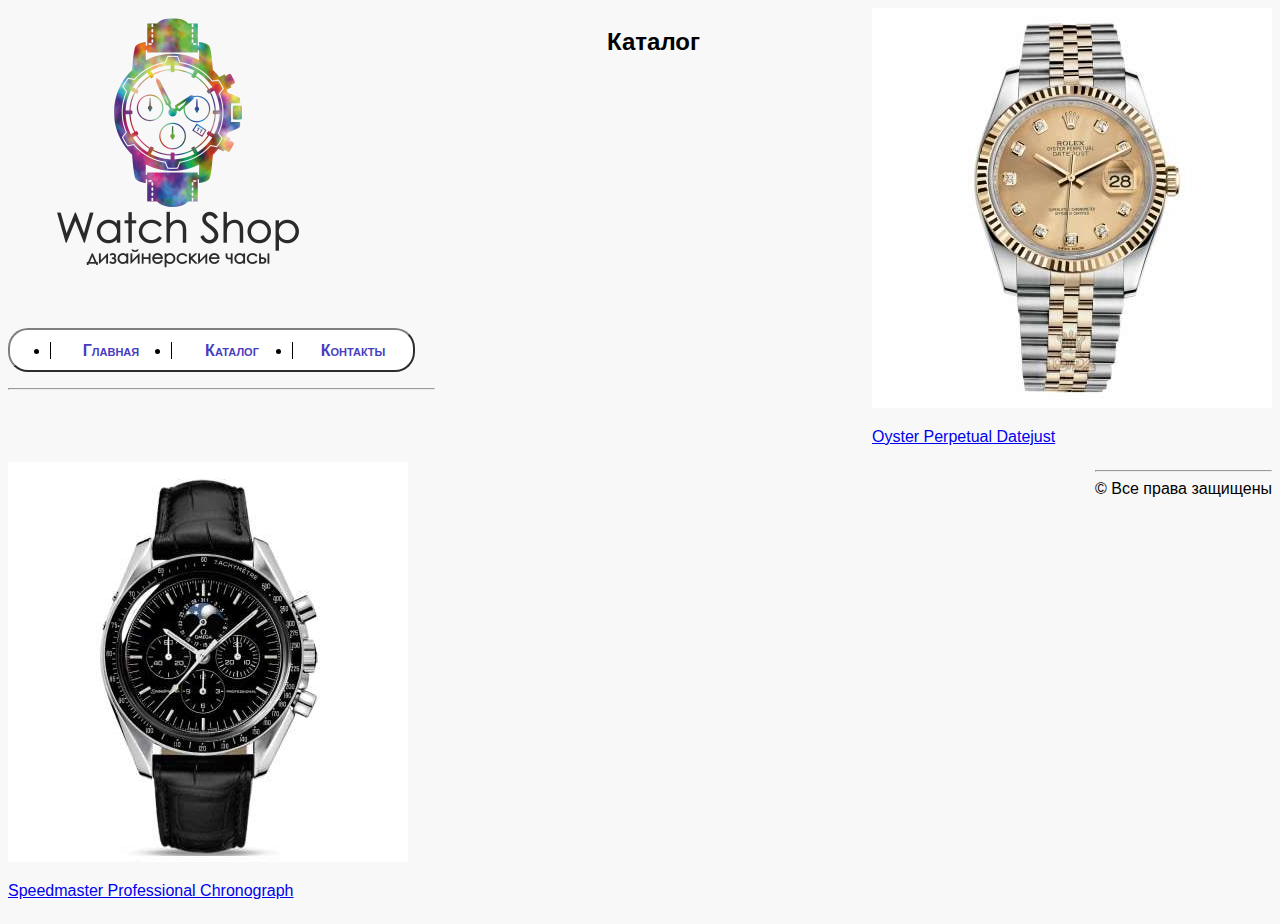
<file: catalog.html>
<!DOCTYPE html>
<html lang="en">

<head>
    <meta charset="UTF-8">
    <link rel="stylesheet" type="text/css" href="css/style.css">
    <title>Каталог</title>
</head>

<body class="catalog">
    <header>
        <a href="index.html"><img class="logo" src="catalog/img/logo_watch_shop.png" alt="Watch Shop"></a>
        <ul class="menu">
            <li class="menu__list"><a class="menu__link" href="index.html">Главная</a></li>
            <li class="menu__list"><a class="menu__link" href="catalog.html">Каталог</a></li>
            <li class="menu__list"><a class="menu__link" href="contacs.html">Контакты</a></li>
        </ul>
        <hr>
    </header>
    <h2>Каталог</h2>
    <a href="catalog/product_1.html">
        <img src="catalog/img/preview/Oyster_Perpetual_Datejust_min.jpg" alt="Часы Oyster Perpetual Datejust" title="Часы Oyster Perpetual Datejust"><br>
        <p>Oyster Perpetual Datejust</p>
    </a>
    <a href="catalog/product_2.html">
        <img src="catalog/img/preview/Speedmaster_Professional_Chronograph_min.jpg" alt="Часы Speedmaster Professional Chronograph 42 мм" title="Часы Speedmaster Professional Chronograph 42 мм">
        <p>Speedmaster Professional Chronograph</p>
    </a>
    <footer>
        <hr>
        &copy;&nbsp;Все права защищены
    </footer>

</body>

</html>
</file>
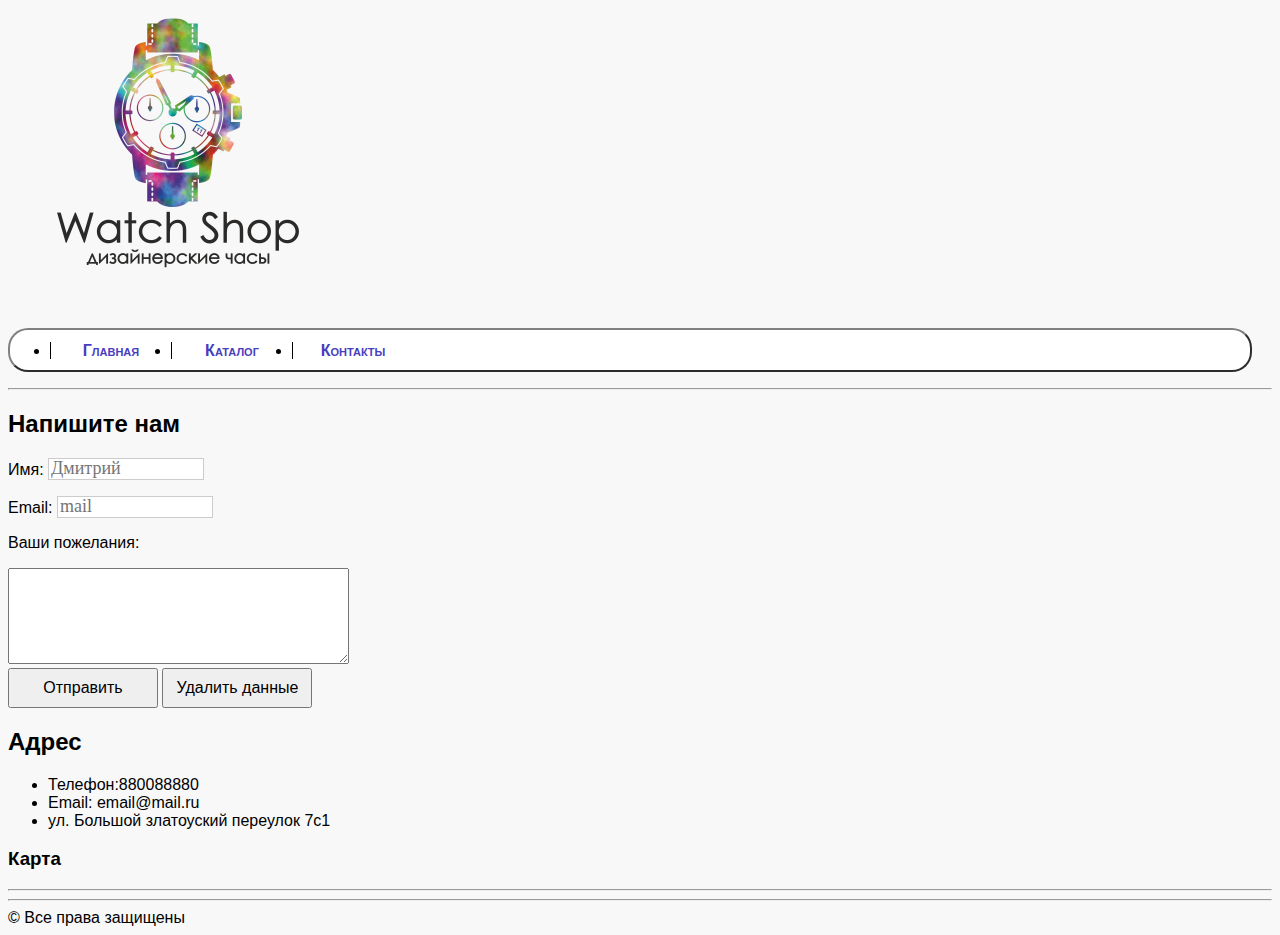
<file: contacs.html>
<!DOCTYPE html>
<html lang="en">

<head>
    <meta charset="UTF-8">
    <link rel="stylesheet" type="text/css" href="css/style.css">
    <title>Контакты</title>
</head>

<body class="contacts">
    <header>
        <a href="index.html"><img class="logo" src="catalog/img/logo_watch_shop.png" alt="Watch Shop"></a>
        <ul class="menu">
            <li class="menu__list"><a class="menu__link" href="index.html">Главная</a></li>
            <li class="menu__list"><a class="menu__link" href="catalog.html">Каталог</a></li>
            <li class="menu__list"><a class="menu__link" href="contacs.html">Контакты</a></li>
        </ul>
        <hr>
    </header>
    <h2>Напишите нам</h2>
    <form action="">
        <p>Имя: <input type="text" placeholder="Дмитрий"></p>
        <p>Email: <input type="email" placeholder="mail"></p>
        <p>Ваши пожелания:</p>
        <textarea cols="40" rows="6" type="text"></textarea> <br>
        <button type="submit">Отправить</button>
        <button type="reset">Удалить данные</button>
    </form>
    <h2>Адрес</h2>
    <ul>
        <li>Телефон:880088880</li>
        <li>Email: email@mail.ru</li>
        <li>ул. Большой златоуский переулок 7с1</li>
    </ul>
    <h3>Карта</h3>
    <script type="text/javascript" charset="utf-8" async src="https://api-maps.yandex.ru/services/constructor/1.0/js/?um=constructor%3Abdded73f4b43636f30b7475015b26f4f6617ca59e73aee1a8571cd445fbdd201&amp;width=919&amp;height=400&amp;lang=ru_RU&amp;scroll=true"></script>
    <hr>
    <footer>
        <hr>
        &copy;&nbsp;Все права защищены
    </footer>

</body>

</html>
</file>
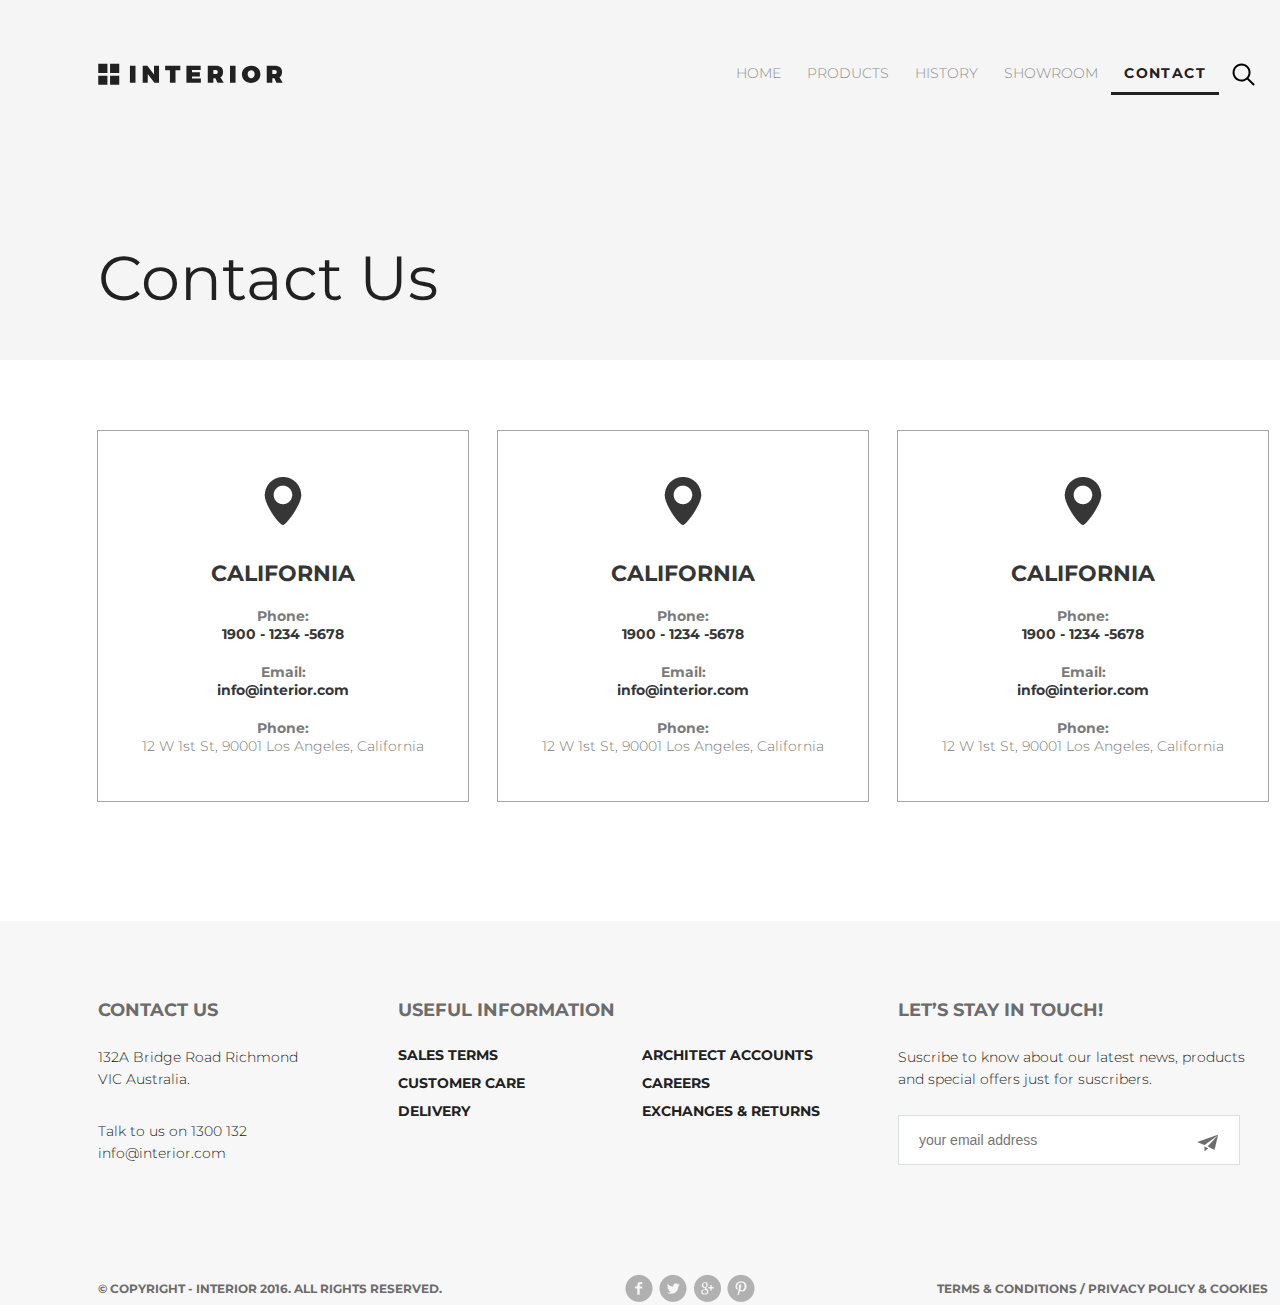
<file: contacts.html>
<!DOCTYPE html>
<html lang="en">

<head>
    <meta charset="UTF-8">
    <title>Contacts</title>
    <link href="https://fonts.googleapis.com/css?family=Montserrat:100,300,400,700" rel="stylesheet">
    <link rel="stylesheet" href="style.css">
</head>

<body>
    <div class="wrapper">
        <div class="container">
            <div class="products-header padding-side">
                <div class="header">
                    <a href="index.html" class="logo"><img src="img/logo.svg" alt="logo"></a>
                    <ul class="menu">
                        <li class="menu__list"><a href="index.html" class="menu__link">HOME</a></li>
                        <li class="menu__list"><a href="products.html" class="menu__link">PRODUCTS</a></li>
                        <li class="menu__list"><a href="#" class="menu__link">HISTORY</a></li>
                        <li class="menu__list"><a href="#" class="menu__link">SHOWROOM</a></li>
                        <li class="menu__list"><a href="contacts.html" class="menu__link menu__link_activ">CONTACT</a></li>
                        <li class="menu__list"><a href="#" class="menu__link"><img src="img/search.svg" alt="search"></a></li>

                    </ul>
                </div>
                <h2 class="contacts-header-h2">Contact Us</h2>
            </div>
            <div class="hero padding-side">
                <div class="contacts-location">
                    <img src="img/pointer.png" alt="pointer" class="pointer">
                    <p class="location-name">California</p>
                    <p class="contacts-title">Phone:</p>
                    <p class="contacts-details">1900 - 1234 -5678</p>
                    <p class="contacts-title">Email:</p>
                    <p class="contacts-details">info@interior.com</p>
                    <p class="contacts-title">Phone:</p>
                    <p class="contacts-address">12 W 1st St, 90001 Los Angeles, California</p>
                </div>
                <div class="contacts-location">
                    <img src="img/pointer.png" alt="pointer" class="pointer">
                    <p class="location-name">California</p>
                    <p class="contacts-title">Phone:</p>
                    <p class="contacts-details">1900 - 1234 -5678</p>
                    <p class="contacts-title">Email:</p>
                    <p class="contacts-details">info@interior.com</p>
                    <p class="contacts-title">Phone:</p>
                    <p class="contacts-address">12 W 1st St, 90001 Los Angeles, California</p>
                </div>
                <div class="contacts-location">
                    <img src="img/pointer.png" alt="pointer" class="pointer">
                    <p class="location-name">California</p>
                    <p class="contacts-title">Phone:</p>
                    <p class="contacts-details">1900 - 1234 -5678</p>
                    <p class="contacts-title">Email:</p>
                    <p class="contacts-details">info@interior.com</p>
                    <p class="contacts-title">Phone:</p>
                    <p class="contacts-address">12 W 1st St, 90001 Los Angeles, California</p>
                </div>
            </div>



        </div>
        <div class="footer padding-side">
            <div class="fotter-center">
                <div class="fotter-contacts">
                    <h3 class="fotter-h3">Contact Us</h3>
                    <p class="fotter-contacts-p">
                        132A Bridge Road Richmond VIC
                        Australia.
                    </p>
                    <p class="fotter-contacts-p">
                        Talk to us on 1300 132
                        info@interior.com
                    </p>

                </div>
                <div class="fotter-information">
                    <h3 class="fotter-h3">Useful Information</h3>
                    <div class="fotter-information-colum">
                        <div class="fotter-information-colum-links">
                            <a class="fotter-information-colum-link" href="#">Sales terms</a>
                            <a class="fotter-information-colum-link" href="#">Customer care</a>
                            <a class="fotter-information-colum-link" href="#">Delivery</a>
                        </div>
                        <div class="fotter-information-colum-links">
                            <a class="fotter-information-colum-link" href="#">Architect accounts</a>
                            <a class="fotter-information-colum-link" href="#">Careers</a>
                            <a class="fotter-information-colum-link" href="#">Exchanges & returns</a>
                        </div>
                    </div>

                </div>
                <div class="footer-subscribe">
                    <h3 class="fotter-h3">Let’s Stay in Touch!</h3>
                    <p class="footer-subscribe-p">Suscribe to know about our latest news, products and special offers just for suscribers.</p>
                    <div class="suscribe-input-div">
                        <input class="suscribe-input" type="text" placeholder="your email address">
                        <img src="img/sub.png" alt="" class="suscribe-input-buttom">
                    </div>
                </div>

            </div>
            <div class="footer-bottom">
                <div class="fotter-copyright">
                    © Copyright - INTERIOR 2016. All Rights Reserved.
                </div>
                <div class="fotter-button-social">
                    <a class="fotter-button-social-link-1 social-botton" href="#"></a>
                    <a class="fotter-button-social-link-2 social-botton" href="#"></a>
                    <a class="fotter-button-social-link-3 social-botton" href="#"></a>
                    <a class="fotter-button-social-link-4 social-botton" href="#"></a>
                </div>
                <div class="fotter-conditions">
                    <a class="fotter-conditions" href="#">Terms & Conditions / Privacy policy & Cookies</a>
                </div>
            </div>
        </div>
    </div>

</body>

</html>
</file>
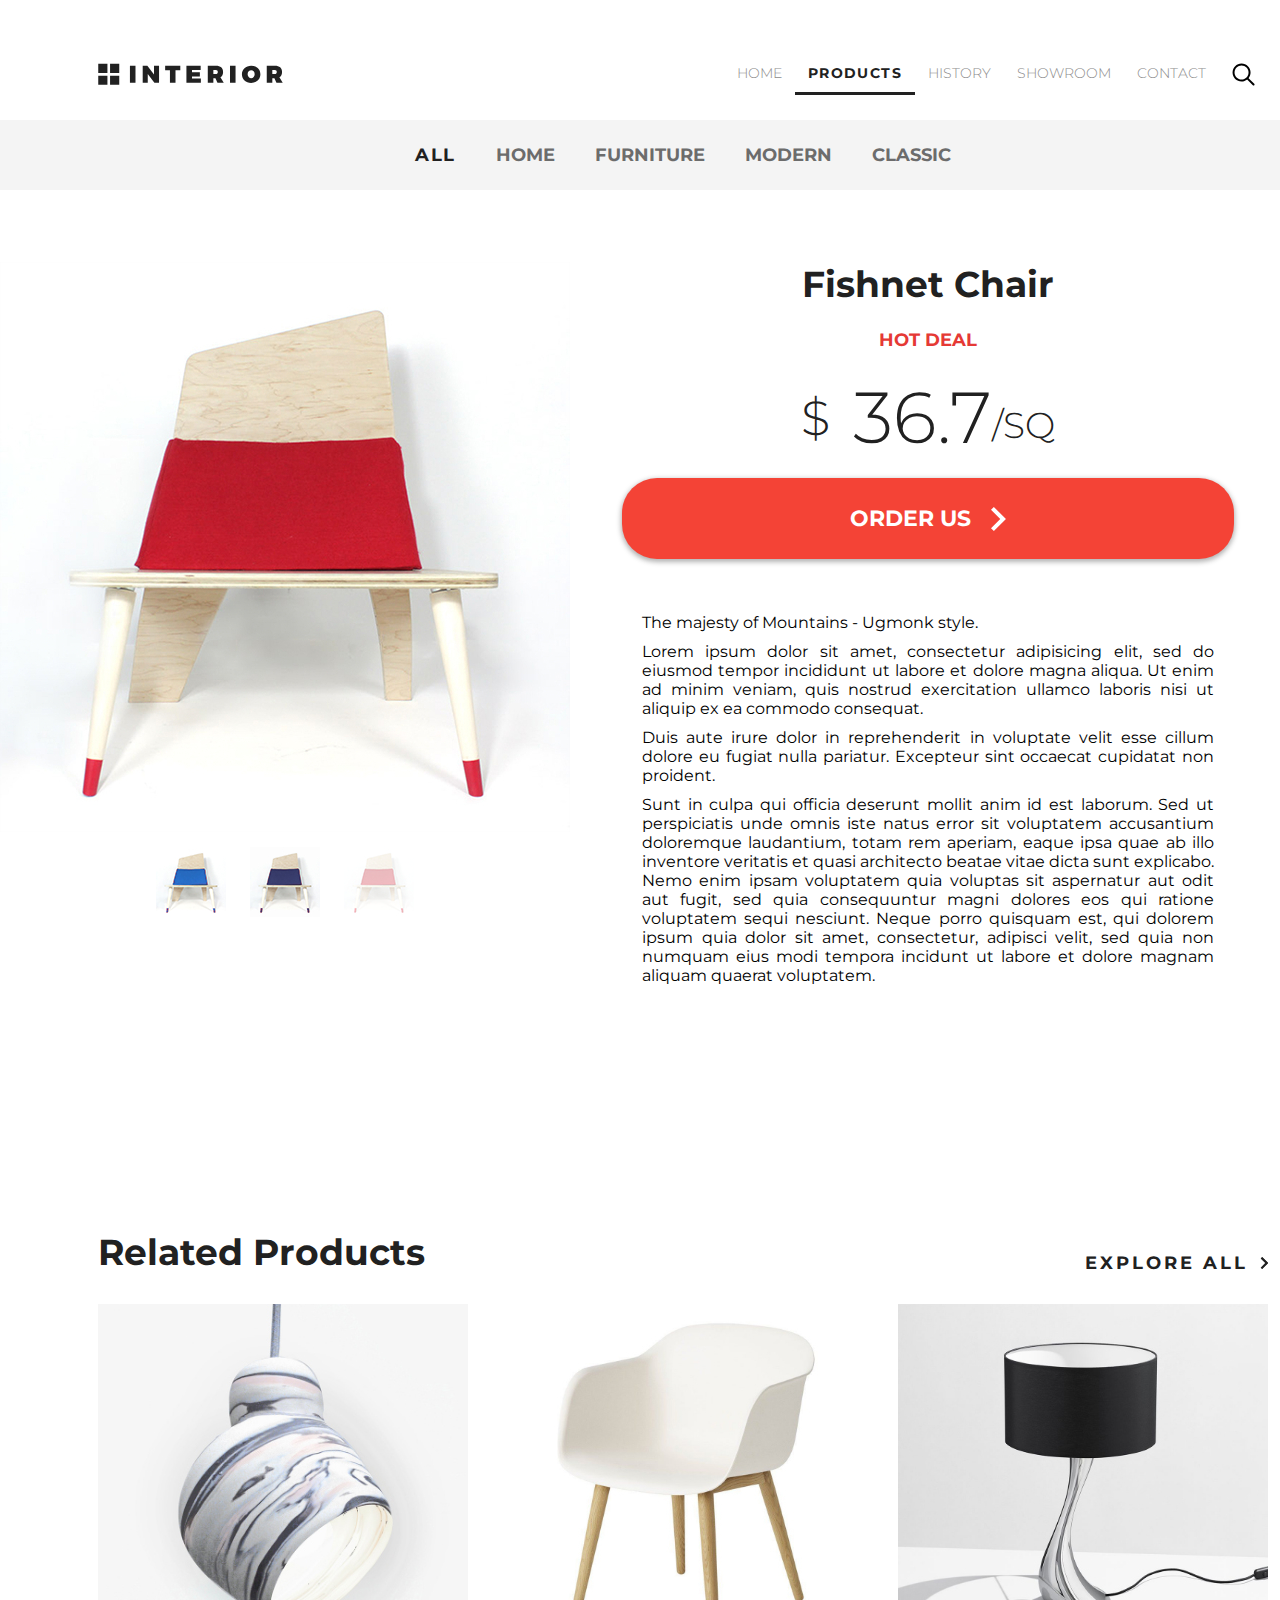
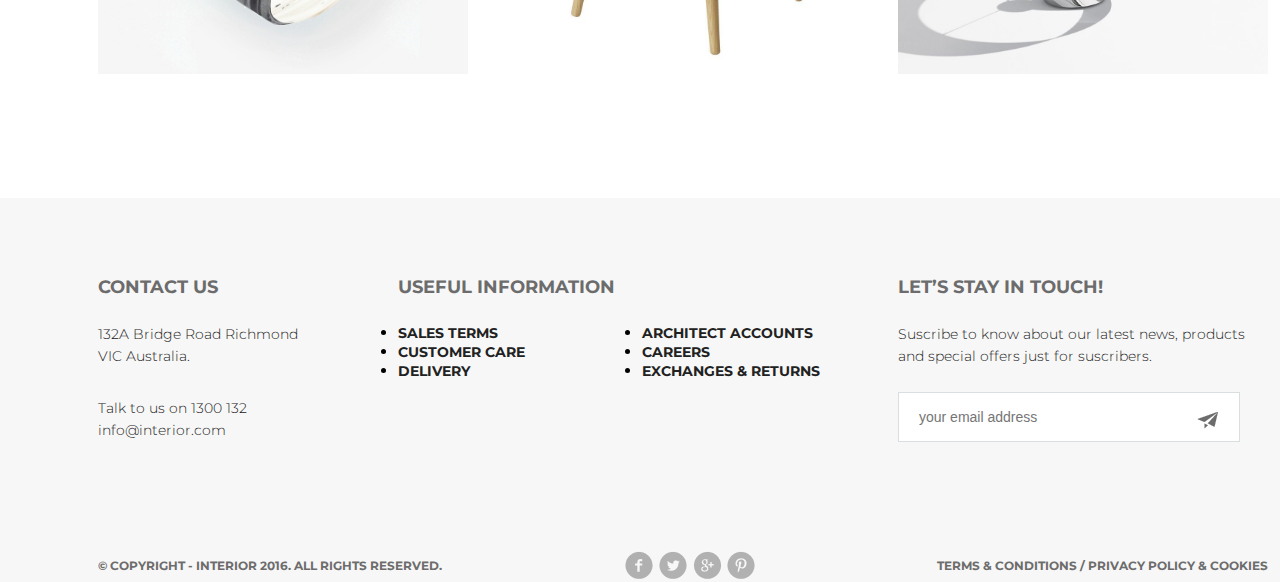
<file: product-details.html>
<!DOCTYPE html>
<html lang="en">

<head>
    <meta charset="UTF-8">
    <title>Product details</title>
    <link href="https://fonts.googleapis.com/css?family=Montserrat:100,300,400,700" rel="stylesheet">
    <link rel="stylesheet" href="style.css">
</head>

<body>
    <div class="wrapper">
        <div class="container">
            <header class="header padding-side">
                <a href="index.html" class="logo"><img src="img/logo.svg" alt="logo"></a>
                <nav>
                    <ul class="menu">
                        <li class="menu__list"><a href="index.html" class="menu__link">HOME</a></li>
                        <li class="menu__list"><a href="products.html" class="menu__link  menu__link_activ">PRODUCTS</a></li>
                        <li class="menu__list"><a href="#" class="menu__link">HISTORY</a></li>
                        <li class="menu__list"><a href="#" class="menu__link">SHOWROOM</a></li>
                        <li class="menu__list"><a href="contacts.html" class="menu__link">CONTACT</a></li>
                        <li class="menu__list"><a href="#" class="menu__link"><img src="img/search.svg" alt="search"></a></li>

                    </ul>
                </nav>
            </header>
            <div class="menu-product-details">
                <nav>
                    <ul class="menu">
                        <li class="menu__list"><a href="#" class="menu-product-details__link menu-product-details__link_activ">All</a></li>
                        <li class="menu__list"><a href="#" class="menu-product-details__link ">HOME</a></li>
                        <li class="menu__list"><a href="#" class="menu-product-details__link">FURNITURE</a></li>
                        <li class="menu__list"><a href="#" class="menu-product-details__link">MODERN</a></li>
                        <li class="menu__list"><a href="#" class="menu-product-details__link">CLASSIC</a></li>

                    </ul>
                </nav>
            </div>
            <div class="product-content">
                <div class="product-slider">
                    <a href="img/slider1.jpg" target="_blank"><img src="img/slider1.jpg" alt="product red" class="img-lg"></a>
                    <div class="product-slider-navigation">
                        <a class="product-slider-navigation" href="#"><img src="img/controll.jpg" alt="product blue"></a>
                        <a class="product-slider-navigation" href="#"><img src="img/controll11.jpg" alt="product dark blue"></a>
                        <a class="product-slider-navigation" href="#"><img src="img/controll2.jpg" alt="product pink"></a>
                    </div>
                </div>
                <div class="product-details">
                    <h3 class="product-name">Fishnet Chair</h3>
                    <p class="ordering-methods">Hot Deal</p>
                    <div class="price">
                        <p class="currency">$</p>
                        <p class="price-value">36.7</p>
                        <p class="square">/sq</p>
                    </div>
                    <a href="#" class="buy-btm">
                        <p class="buy-p">Order Us</p>
                        <img src="img/arrow2.svg" alt="">
                    </a>
                    <div class="product-description">
                        <p class="product-description-p">The majesty of Mountains - Ugmonk style.</p>
                        <p class="product-description-p">Lorem ipsum dolor sit amet, consectetur adipisicing elit, sed do eiusmod tempor incididunt ut labore
                            et dolore magna aliqua. Ut enim ad minim veniam, quis nostrud exercitation ullamco laboris nisi ut aliquip ex ea commodo consequat.</p>
                        <p class="product-description-p">Duis aute irure dolor in reprehenderit in voluptate velit esse cillum dolore eu fugiat nulla pariatur. Excepteur sint occaecat cupidatat non proident.</p>
                        <p class="product-description-p">Sunt in culpa qui officia deserunt mollit anim id est laborum. Sed ut perspiciatis unde omnis iste natus error sit voluptatem accusantium doloremque laudantium, totam rem aperiam, eaque ipsa quae ab illo inventore veritatis et quasi architecto beatae vitae dicta sunt explicabo. Nemo enim ipsam voluptatem quia voluptas sit aspernatur aut odit aut fugit, sed quia consequuntur magni dolores eos qui ratione voluptatem sequi nesciunt. Neque porro quisquam est, qui dolorem ipsum quia dolor sit amet, consectetur, adipisci velit, sed quia non numquam eius modi tempora incidunt ut labore et dolore magnam aliquam quaerat voluptatem.</p>
                    </div>
                </div>
            </div>
            <div class="output-module_products padding-side">

                <div class="output-module_products__navigation">
                    <h3 class="output-module_products_titles">Related Products</h3>
                    <a href="#" class="explore__all">
                        <p class="explore__all-p">explore all</p>
                        <img src="img/arrow.svg" alt="">
                    </a>
                </div>
                <div class="output-module_products_box">
                    <a href="#" class="output-module_products__link"><img src="img/products/product-11.jpg" alt="product-11"></a>
                    <a href="#" class="output-module_products__link"><img src="img/products/product-21.jpg" alt="product-21"></a>
                    <a href="#" class="output-module_products__link"><img src="img/products/product-31.jpg" alt="product-31"></a>

                </div>
            </div>


        </div>
        <footer class="footer padding-side">
            <div class="fotter-center">
                <div class="fotter-contacts">
                    <h3 class="fotter-h3">Contact Us</h3>
                    <p class="fotter-contacts-p">
                        132A Bridge Road Richmond VIC
                        Australia.
                    </p>
                    <p class="fotter-contacts-p">
                        Talk to us on 1300 132
                        info@interior.com
                    </p>

                </div>
                <div class="fotter-information">
                    <h3 class="fotter-h3">Useful Information</h3>
                    <div class="fotter-information-colum">
                        <nav>
                            <ul class="fotter-information-colum-links">
                                <li class="fotter-information-colum-list"><a class="fotter-information-colum-link" href="#">Sales terms</a></li>
                                <li class="fotter-information-colum-list"><a class="fotter-information-colum-link" href="#">Customer care</a></li>
                                <li><a class="fotter-information-colum-link" href="#">Delivery</a></li>
                            </ul>
                        </nav>
                        <nav>
                            <ul class="fotter-information-colum-links">
                                <li class="fotter-information-colum-list"><a class="fotter-information-colum-link" href="#">Architect accounts</a></li>
                                <li class="fotter-information-colum-list"><a class="fotter-information-colum-link" href="#">Careers</a></li>
                                <li class="fotter-information-colum-list"><a class="fotter-information-colum-link" href="#">Exchanges & returns</a></li>
                            </ul>
                        </nav>
                    </div>
                </div>
                <div class="footer-subscribe">
                    <h3 class="fotter-h3">Let’s Stay in Touch!</h3>
                    <p class="footer-subscribe-p">Suscribe to know about our latest news, products and special offers just for suscribers.</p>
                    <div class="suscribe-input-div">
                        <input class="suscribe-input" type="text" placeholder="your email address">
                        <a href="#"><img src="img/sub.png" alt="" class="suscribe-input-buttom"></a>
                    </div>
                </div>

            </div>
            <div class="footer-bottom">
                <div class="fotter-copyright">
                    © Copyright - INTERIOR 2016. All Rights Reserved.
                </div>
                <div class="fotter-button-social">
                    <a class="fotter-button-social-link-1 social-botton" href="#"></a>
                    <a class="fotter-button-social-link-2 social-botton" href="#"></a>
                    <a class="fotter-button-social-link-3 social-botton" href="#"></a>
                    <a class="fotter-button-social-link-4 social-botton" href="#"></a>
                </div>
                <div class="fotter-conditions">
                    <a class="fotter-conditions" href="#">Terms & Conditions / Privacy policy & Cookies</a>
                </div>
            </div>
        </footer>
    </div>
</body>

</html>
</file>
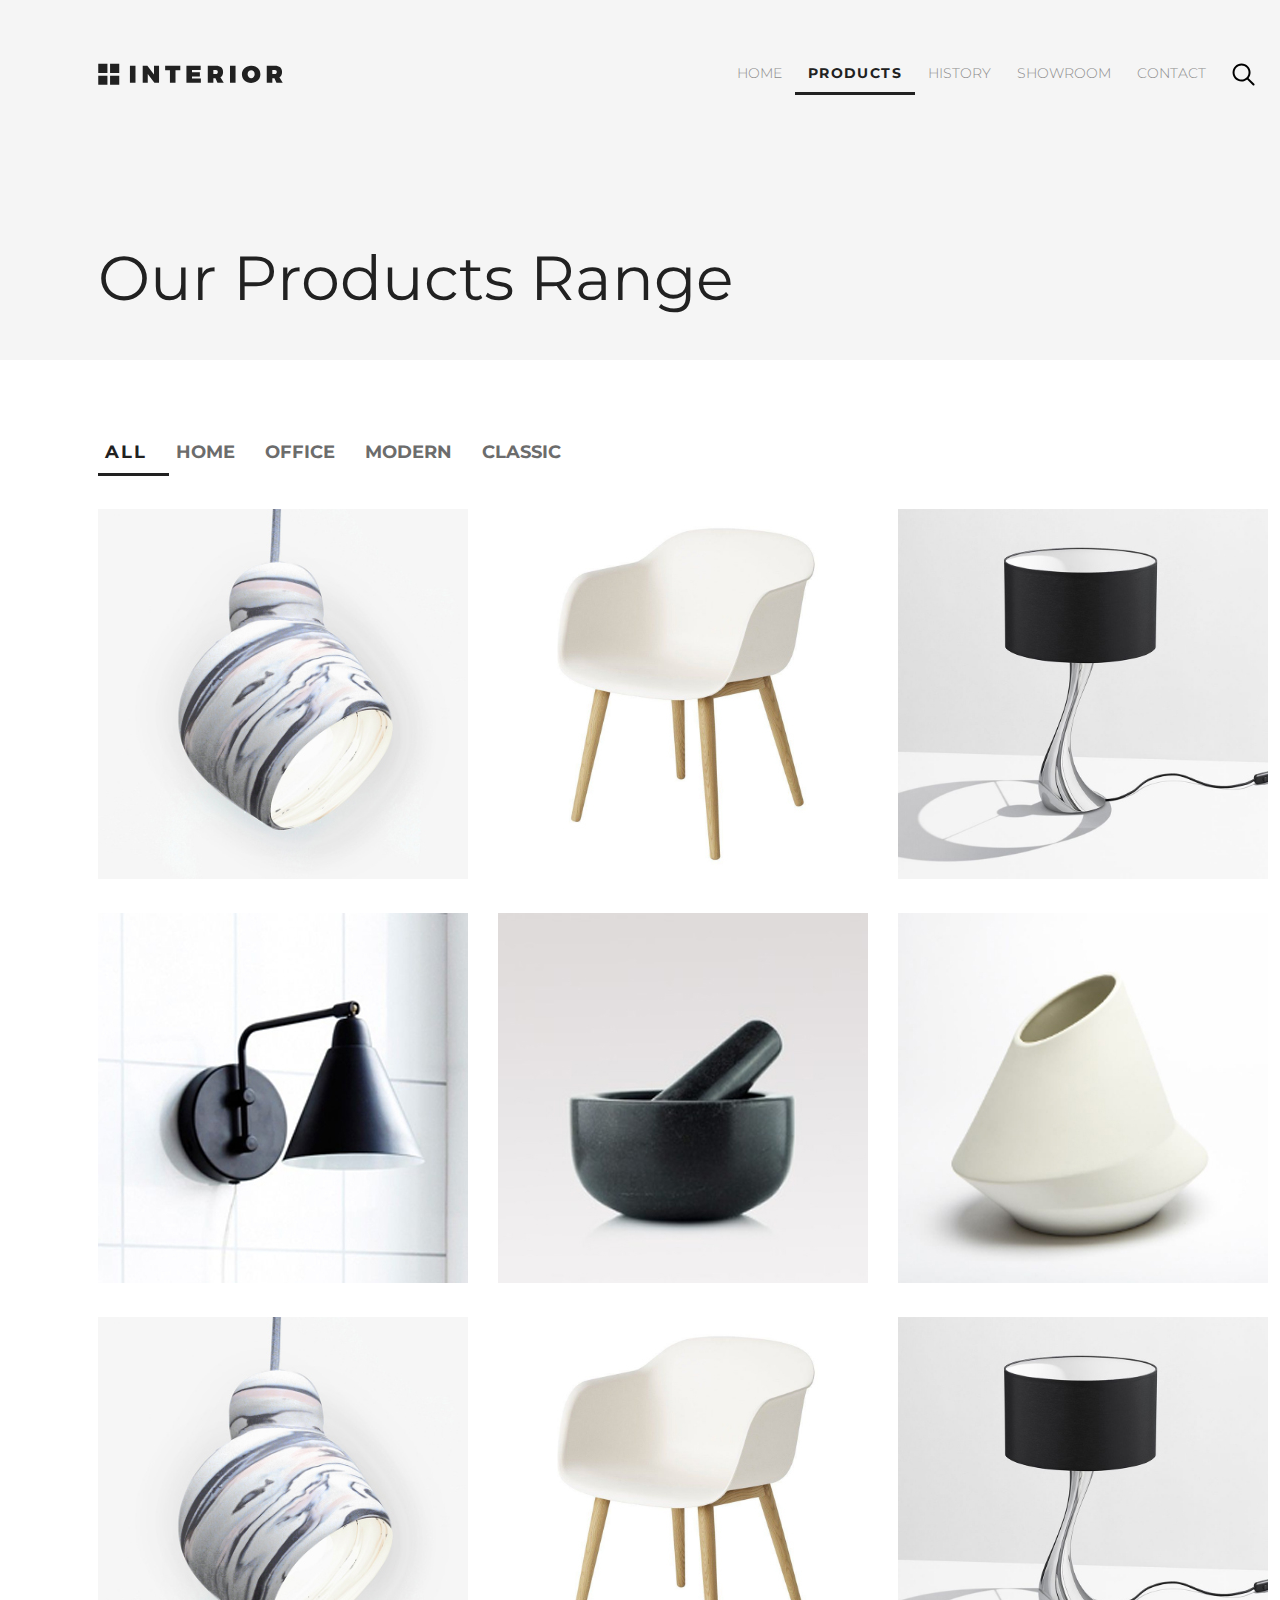
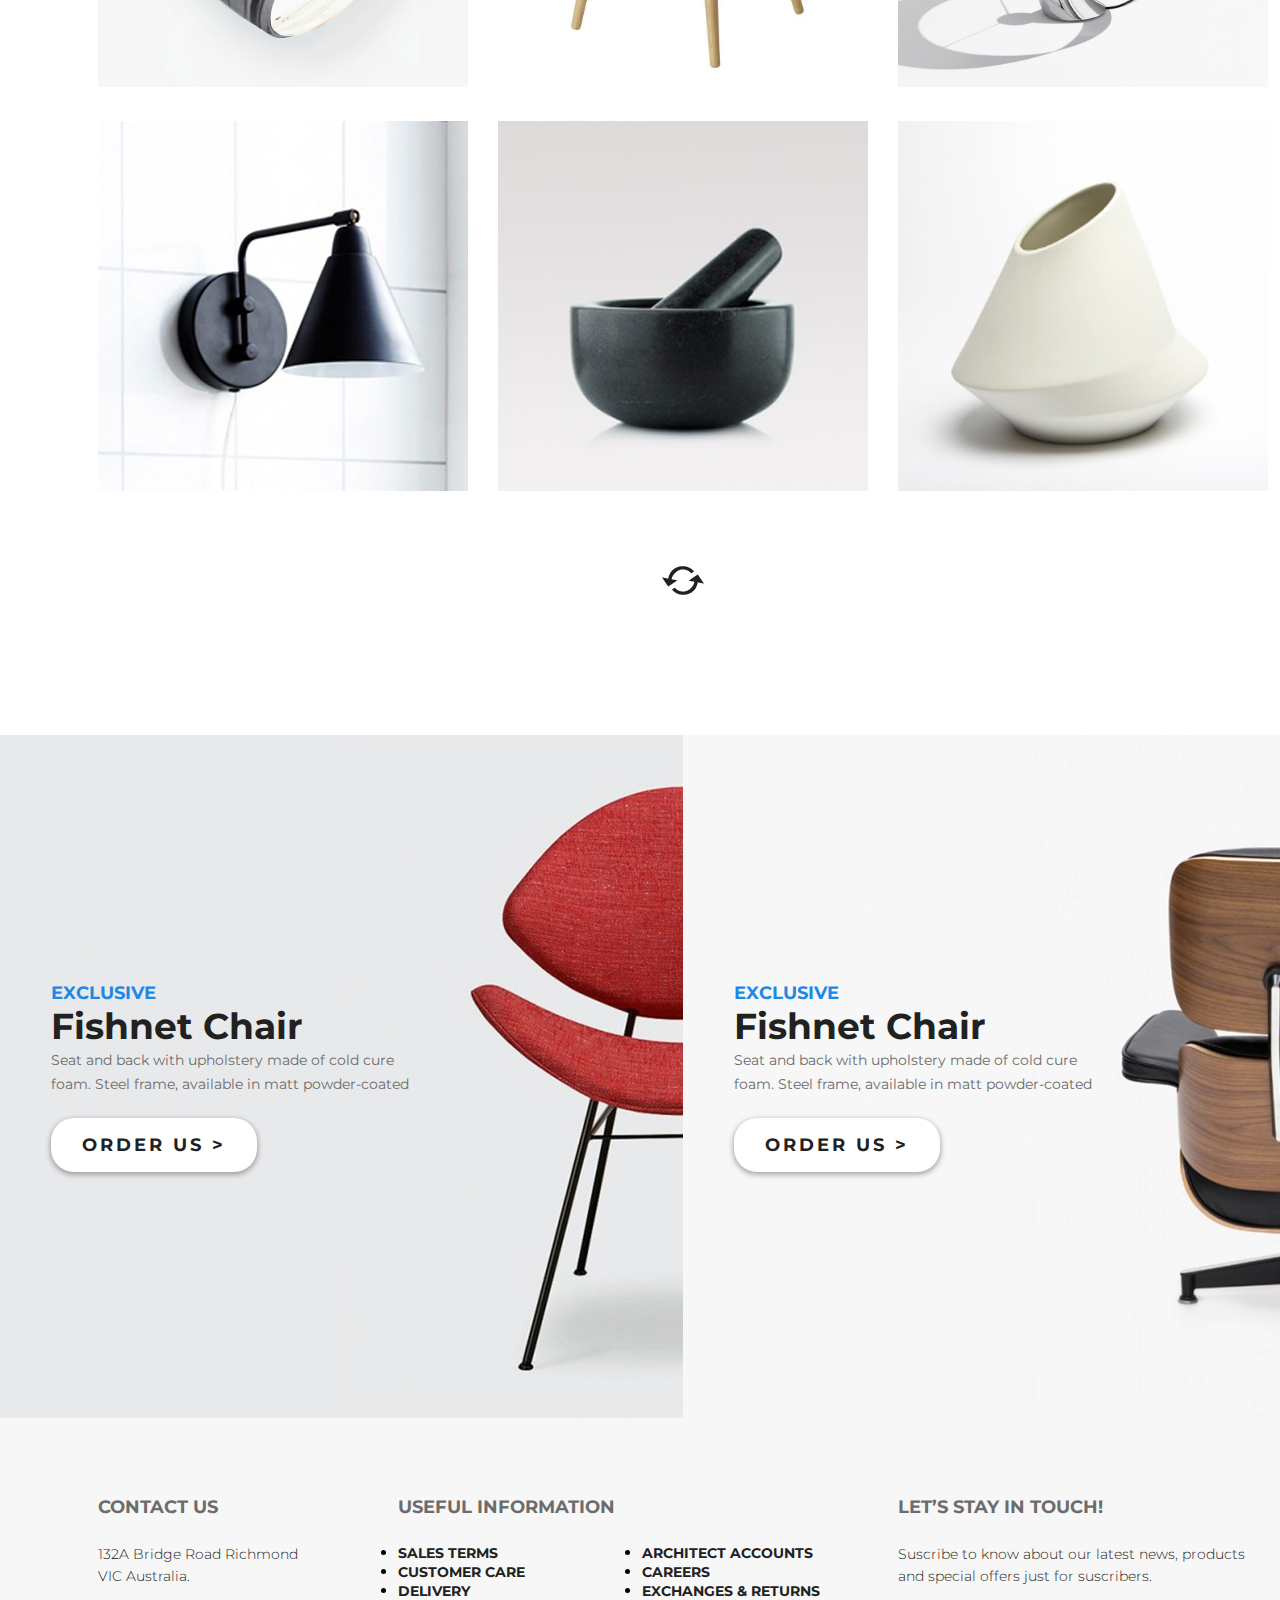
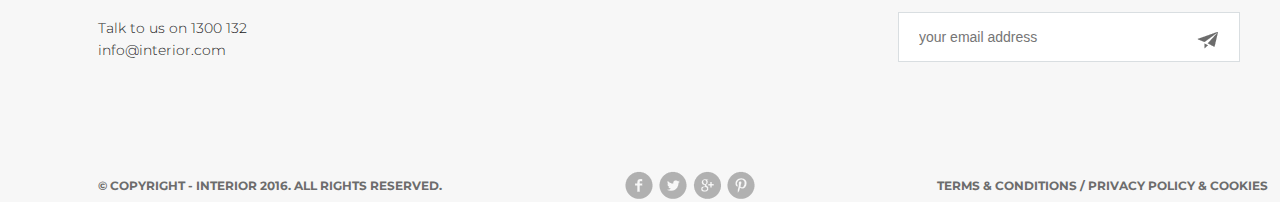
<file: products.html>
<!DOCTYPE html>
<html lang="en">

<head>
    <meta charset="UTF-8">
    <title>Products</title>
    <link href="https://fonts.googleapis.com/css?family=Montserrat:100,300,400,700" rel="stylesheet">
    <link rel="stylesheet" href="style.css">
</head>

<body>
    <div class="wrapper">
        <div class="container">
            <div class="products-header padding-side">
                <header class="header">
                    <a href="index.html" class="logo"><img src="img/logo.svg" alt="logo"></a>
                    <nav>
                        <ul class="menu">
                            <li class="menu__list"><a href="index.html" class="menu__link">HOME</a></li>
                            <li class="menu__list"><a href="products.html" class="menu__link menu__link_activ">PRODUCTS</a></li>
                            <li class="menu__list"><a href="#" class="menu__link">HISTORY</a></li>
                            <li class="menu__list"><a href="#" class="menu__link">SHOWROOM</a></li>
                            <li class="menu__list"><a href="contacts.html" class="menu__link">CONTACT</a></li>
                            <li class="menu__list"><a href="#" class="menu__link"><img src="img/search.svg" alt="search"></a></li>

                        </ul>
                    </nav>
                </header>
                <h2 class="products-header-h2">Our Products Range</h2>
            </div>
            <div class="catalogs padding-side">
                <nav>
                    <ul class="menu-catalogs">
                        <li class="menu-catalogs__list"><a href="#" class="menu-catalogs__link menu-catalogs__link_activ">ALL</a></li>
                        <li class="menu-catalogs__list"><a href="#" class="menu-catalogs__link">HOME</a></li>
                        <li class="menu-catalogs__list"><a href="#" class="menu-catalogs__link">OFFICE</a></li>
                        <li class="menu-catalogs__list"><a href="#" class="menu-catalogs__link">MODERN</a></li>
                        <li class="menu-catalogs__list"><a href="#" class="menu-catalogs__link">CLASSIC</a></li>

                    </ul>
                </nav>
                <div class="product-catalog">
                    <div class="product-catalog_box">
                        <a href="product-details.html" class="product-catalog__link"><img src="img/products/product-11.jpg" alt="product-11"></a>
                        <a href="product-details.html" class="product-catalog__link"><img src="img/products/product-21.jpg" alt="product-21"></a>
                        <a href="product-details.html" class="product-catalog__link"><img src="img/products/product-31.jpg" alt="product-31"></a>
                        <a href="product-details.html" class="product-catalog__link"><img src="img/products/product-41.jpg" alt="product-41"></a>
                        <a href="product-details.html" class="product-catalog__link"><img src="img/products/product-5.jpg" alt="product-5"></a>
                        <a href="product-details.html" class="product-catalog__link"><img src="img/products/product-6.jpg" alt="product-6"></a>
                        <a href="product-details.html" class="product-catalog__link"><img src="img/products/product-11.jpg" alt="product-11"></a>
                        <a href="product-details.html" class="product-catalog__link"><img src="img/products/product-21.jpg" alt="product-21"></a>
                        <a href="product-details.html" class="product-catalog__link"><img src="img/products/product-31.jpg" alt="product-31"></a>
                        <a href="product-details.html" class="product-catalog__link"><img src="img/products/product-41.jpg" alt="product-41"></a>
                        <a href="product-details.html" class="product-catalog__link"><img src="img/products/product-5.jpg" alt="product-5"></a>
                        <a href="product-details.html" class="product-catalog__link"><img src="img/products/product-6.jpg" alt="product-6"></a>
                    </div>
                </div>
                <a class="buttom-load" href="#"><img src="img/2-layers.png" alt=""></a>
            </div>

            <div class="promo-product products-page">
                <div class="promo-content">
                    <img src="img/promo-img1.jpg" alt="promo-content-1">
                    <div class="promo-content_box">
                        <div class="promo-content_box_center">
                            <p class="promo-content_box_tag">exclusive</p>
                            <h3 class="promo-content_box_name">Fishnet Chair</h3>
                            <p class="promo-content_box_details">Seat and back with upholstery made of cold cure foam. Steel frame, available in matt
                                powder-coated black
                                or highly polished chrome.</p>
                            <a href="product-details.html" class="slider__btn">Order Us ></a>
                        </div>
                    </div>
                </div>
                <div class="promo-content">
                    <img src="img/promo-img.jpg" alt="promo-content-2">
                    <div class="promo-content_box">
                        <div class="promo-content_box_center">
                            <p class="promo-content_box_tag">exclusive</p>
                            <h3 class="promo-content_box_name">Fishnet Chair</h3>
                            <p class="promo-content_box_details">Seat and back with upholstery made of cold cure foam. Steel frame, available in matt
                                powder-coated black
                                or highly polished chrome.</p>
                            <a href="product-details.html" class="slider__btn">Order Us ></a>
                        </div>
                    </div>
                </div>

            </div>



        </div>
        <footer class="footer padding-side">
            <div class="fotter-center">
                <div class="fotter-contacts">
                    <h3 class="fotter-h3">Contact Us</h3>
                    <p class="fotter-contacts-p">
                        132A Bridge Road Richmond VIC
                        Australia.
                    </p>
                    <p class="fotter-contacts-p">
                        Talk to us on 1300 132
                        info@interior.com
                    </p>

                </div>
                <div class="fotter-information">
                    <h3 class="fotter-h3">Useful Information</h3>
                    <div class="fotter-information-colum">
                        <nav>
                            <ul class="fotter-information-colum-links">
                                <li class="fotter-information-colum-list"><a class="fotter-information-colum-link" href="#">Sales terms</a></li>
                                <li class="fotter-information-colum-list"><a class="fotter-information-colum-link" href="#">Customer care</a></li>
                                <li><a class="fotter-information-colum-link" href="#">Delivery</a></li>
                            </ul>
                        </nav>
                        <nav>
                            <ul class="fotter-information-colum-links">
                                <li class="fotter-information-colum-list"><a class="fotter-information-colum-link" href="#">Architect accounts</a></li>
                                <li class="fotter-information-colum-list"><a class="fotter-information-colum-link" href="#">Careers</a></li>
                                <li class="fotter-information-colum-list"><a class="fotter-information-colum-link" href="#">Exchanges & returns</a></li>
                            </ul>
                        </nav>
                    </div>
                </div>
                <div class="footer-subscribe">
                    <h3 class="fotter-h3">Let’s Stay in Touch!</h3>
                    <p class="footer-subscribe-p">Suscribe to know about our latest news, products and special offers just for suscribers.</p>
                    <div class="suscribe-input-div">
                        <input class="suscribe-input" type="text" placeholder="your email address">
                        <a href="#"><img src="img/sub.png" alt="" class="suscribe-input-buttom"></a>
                    </div>
                </div>

            </div>
            <div class="footer-bottom">
                <div class="fotter-copyright">
                    © Copyright - INTERIOR 2016. All Rights Reserved.
                </div>
                <div class="fotter-button-social">
                    <a class="fotter-button-social-link-1 social-botton" href="#"></a>
                    <a class="fotter-button-social-link-2 social-botton" href="#"></a>
                    <a class="fotter-button-social-link-3 social-botton" href="#"></a>
                    <a class="fotter-button-social-link-4 social-botton" href="#"></a>
                </div>
                <div class="fotter-conditions">
                    <a class="fotter-conditions" href="#">Terms & Conditions / Privacy policy & Cookies</a>
                </div>
            </div>
        </footer>
    </div>
</body>

</html>
</file>
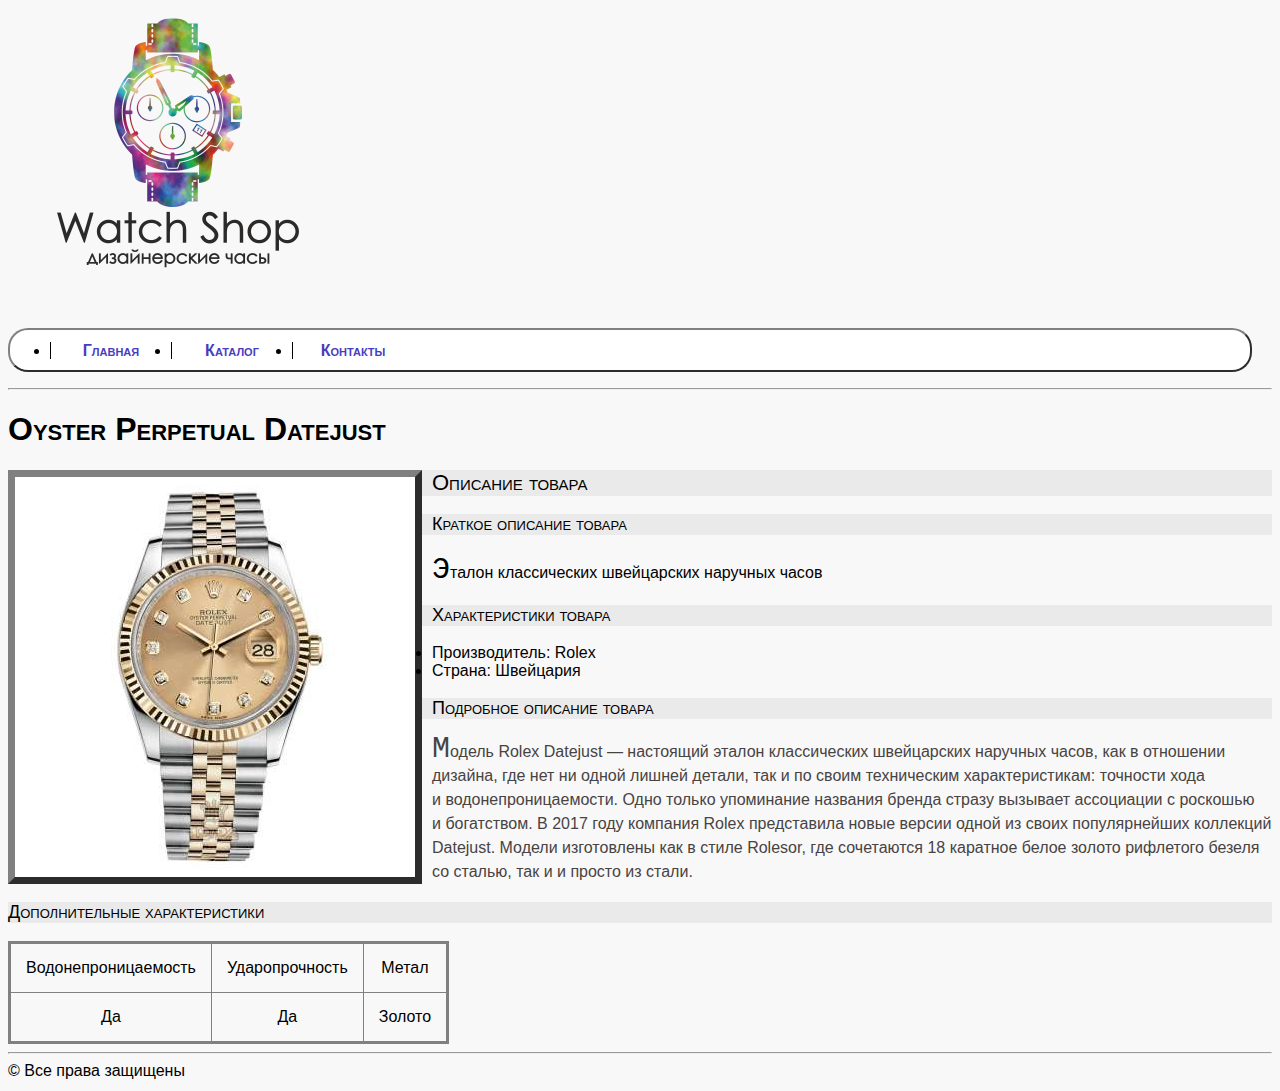
<file: catalog/product_1.html>
<!DOCTYPE html>
<html lang="en">

<head>
    <meta charset="UTF-8">
    <link rel="stylesheet" type="text/css" href="../css/style.css">
    <title>Часы Oyster Perpetual Datejust</title>
</head>

<body class="product">
    <header>
        <a href="../index.html"><img class="logo" src="../catalog/img/logo_watch_shop.png" alt="Watch Shop"></a>
        <ul class="menu">
            <li class="menu__list"><a class="menu__link" href="../index.html">Главная</a></li>
            <li class="menu__list"><a class="menu__link" href="../catalog.html">Каталог</a></li>
            <li class="menu__list"><a class="menu__link" href="../contacs.html">Контакты</a></li>
        </ul>
        <hr>
    </header>
    <h1>Oyster Perpetual Datejust</h1>
    <a href="img/Oyster_Perpetual_Datejust.jpg" target="_blank"><img class="preview" src="img/preview/Oyster_Perpetual_Datejust_min.jpg" alt="Часы Oyster Perpetual Datejust" title="Часы Oyster Perpetual Datejust"></a>
    <h2>Описание товара</h2>
    <h3>Краткое описание товара</h3>
    <p class="brief">Эталон классических швейцарских наручных часов</p>
    <h3>Характеристики товара</h3>
    <ul class="feature">
        <li>Производитель: Rolex</li>
        <li>Страна: Швейцария</li>
    </ul>
    <h3>Подробное описание товара</h3>
    <p class="detail">Модель Rolex Datejust&nbsp;&mdash; настоящий эталон классических швейцарских наручных часов, как в&nbsp;отношении дизайна, где нет ни&nbsp;одной лишней детали, так и&nbsp;по&nbsp;своим техническим характеристикам: точности хода и&nbsp;водонепроницаемости. Одно только упоминание названия бренда стразу вызывает ассоциации с&nbsp;роскошью и&nbsp;богатством. В&nbsp;2017 году компания Rolex представила новые версии одной из&nbsp;своих популярнейших коллекций Datejust. Модели изготовлены как в&nbsp;стиле Rolesor, где сочетаются 18&nbsp;каратное белое золото рифлетого безеля со&nbsp;сталью, так и&nbsp;и&nbsp;просто из&nbsp;стали.</p>
    <h3>Дополнительные характеристики</h3>
    <table class="feature_table">
        <tr>
            <td>Водонепроницаемость</td>
            <td>Ударопрочность</td>
            <td>Метал</td>
        </tr>
        <tr>
            <td>Да</td>
            <td>Да</td>
            <td>Золото</td>
        </tr>
    </table>
    <footer>
        <hr>
        &copy;&nbsp;Все права защищены
    </footer>
</body>

</html>
</file>
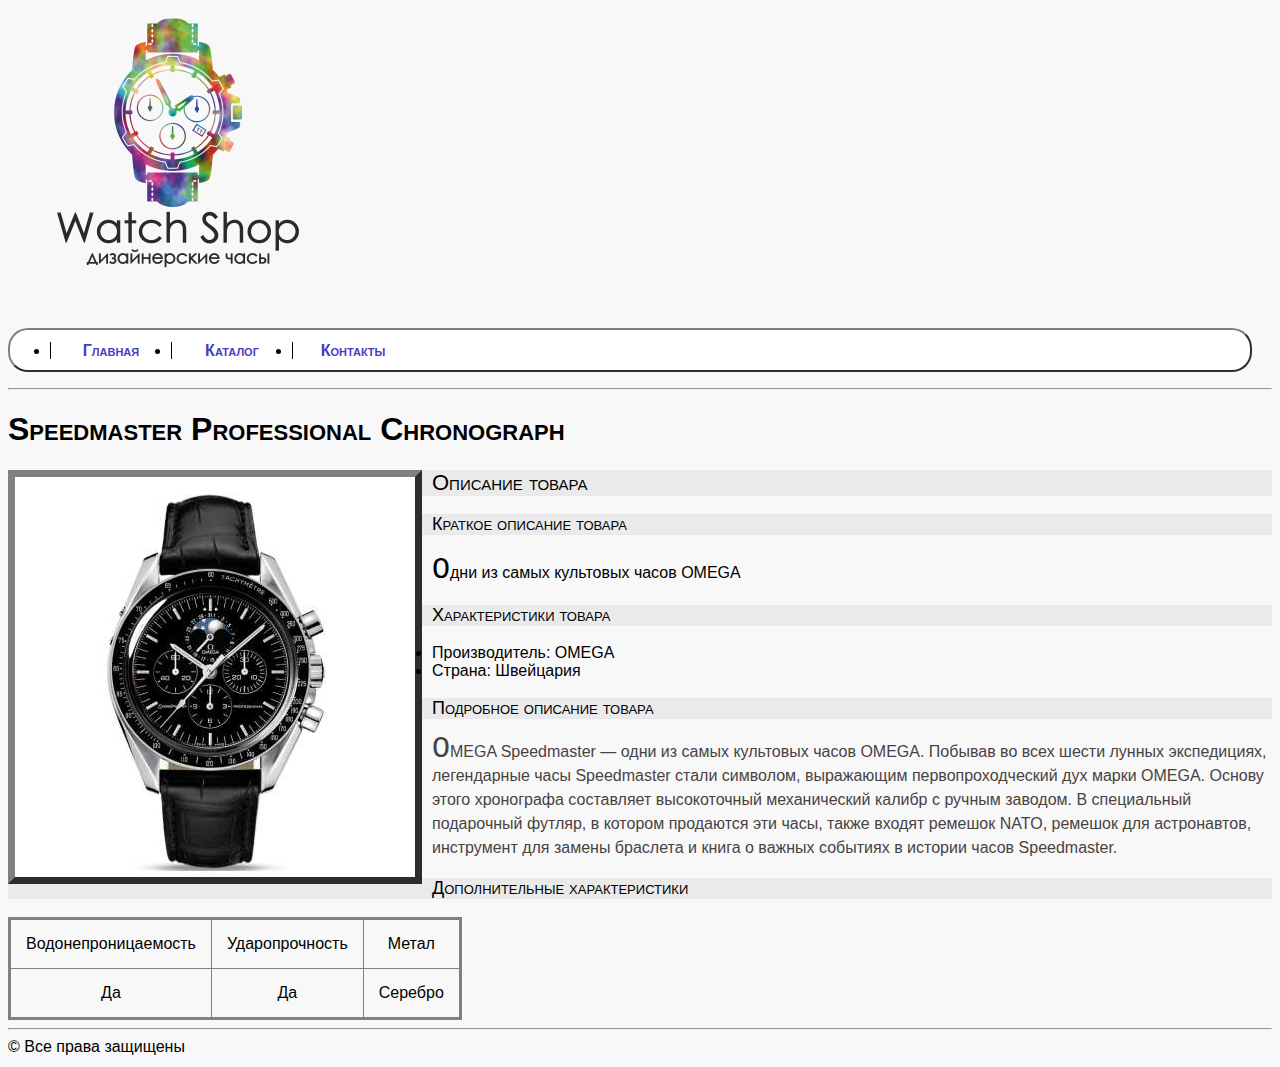
<file: catalog/product_2.html>
<!DOCTYPE html>
<html lang="en">

<head>
    <meta charset="UTF-8">
    <link rel="stylesheet" type="text/css" href="../css/style.css">
    <title>Часы Speedmaster Professional Chronograph 42&nbsp;мм</title>
</head>

<body class="product">
    <header>
        <a href="../index.html"><img class="logo" src="../catalog/img/logo_watch_shop.png" alt="Watch Shop"></a>
        <ul class="menu">
            <li class="menu__list"><a class="menu__link" href="../index.html">Главная</a></li>
            <li class="menu__list"><a class="menu__link" href="../catalog.html">Каталог</a></li>
            <li class="menu__list"><a class="menu__link" href="../contacs.html">Контакты</a></li>
        </ul>
        <hr>
    </header>
    <h1>Speedmaster Professional Chronograph</h1>
    <a href="img/Speedmaster_Professional_Chronograph.jpg" target="_blank"><img class="preview" src="img/preview/Speedmaster_Professional_Chronograph_min.jpg" alt="Часы Speedmaster Professional Chronograph" title="Часы Speedmaster Professional Chronograph"></a>
    <h2>Описание товара</h2>
    <h3>Краткое описание товара</h3>
    <p class="brief">Одни из&nbsp;самых культовых часов OMEGA</p>
    <h3>Характеристики товара</h3>
    <ul class="feature">
        <li>Производитель: OMEGA</li>
        <li>Страна: Швейцария</li>
    </ul>
    <h3>Подробное описание товара</h3>
    <p class="detail">OMEGA Speedmaster&nbsp;&mdash; одни из&nbsp;самых культовых часов OMEGA. Побывав во&nbsp;всех шести лунных экспедициях, легендарные часы Speedmaster стали символом, выражающим первопроходческий дух марки OMEGA. Основу этого хронографа составляет высокоточный механический калибр с&nbsp;ручным заводом. В&nbsp;специальный подарочный футляр, в&nbsp;котором продаются эти часы, также входят ремешок NATO, ремешок для астронавтов, инструмент для замены браслета и&nbsp;книга о&nbsp;важных событиях в&nbsp;истории часов Speedmaster.</p>
    <h3>Дополнительные характеристики</h3>
    <table class="feature_table">
        <tr>
            <td>Водонепроницаемость</td>
            <td>Ударопрочность</td>
            <td>Метал</td>
        </tr>
        <tr>
            <td>Да</td>
            <td>Да</td>
            <td>Серебро</td>
        </tr>
    </table>
    <footer>
        <hr>
        &copy;&nbsp;Все права защищены
    </footer>
</body>

</html>
</file>
<file: css/style.css>
body {
    background-color: #f8f8f8;
    font-family: Arial, Verdana;
}


.container {
    margin: 0 auto;
    width: 800px
}

.header {
    display: flex;
    border-bottom: 1px solid black;
    justify-content: space-between;
    align-items: center;
    height: 130px;
    background-image: url('../catalog/img/header_fon.png')
}

.footer {
    border-top: 1px solid black;
    height: 20px;
    background: #dcdcdc;
    text-align: right;
    padding-top: 10px;
    padding-right: 10px;
    margin-top: 5px;
}

.menu {
    display: flex;
    border: 2px outset grey;
    border-radius: 20px;
    align-items: center;
    height: 40px;
    background: white;
    margin-right: 20px;

}

.logo img {
    width: 100px;
    border: 2px outset grey;
    border-radius: 80px;
    padding: 5px;
    background: white;
}

.logo {
    margin-left: 20px;

}

.logo img:hover {
    width: 110px;
    padding: 0px;
    border-color: #8b2496;

}

.menu__list {
    width: 120px;
    height: 17px;
    text-align: center;
    border-left: 1px solid black;

}

.menu__lisr:last-child {
    border-left: 0px solid black;
}

.menu__link {
    color: #483dbf;
    font: small-caps bold 16px Tahoma, Arial, Verdana;
    text-decoration: none;

}

.menu__link:hover {
    color: #8b2496;
    text-decoration: underline;
    font-size: 18px;

}



.product {
    font-family: Tahoma, Arial, Verdana;
}

.product h1 {
    color: black;
    font-variant: small-caps;
}

.product h2 {
    color: black;
    font-size: 22px;
    font-weight: 400;
    background-color: #eaeaea;
    font-variant: small-caps;
}

.product h3 {
    color: black;
    font-size: 18px;
    font-weight: 400;
    background-color: #eaeaea;
    font-variant: small-caps;
}

.product p:first-letter {
    font-size: 30px;
    font-family: monospace;
}

.brief p {
    color: #707070;
    font-size: 14px;
    font-style: italic;
    line-height: 16px;

}

.brief h3 {
    overflow: hidden;
}

.detail {
    color: #484343;
    font-size: 16px;
    font-weight: 400;
    line-height: 24px;
    text-align: left;
}

.feature li {}

.contacts input[type="text"] {
    border: 1px solid #cccccc;
    height: 18px;
    width: 150px;
    color: #6610f2;
    font-size: 18px;
    font-family: Tahoma !important;
}

.contacts [type="text"] {
    text-transform: capitalize;
}

.contacts input[type="email"] {
    border: 1px solid #cccccc;
    height: 18px;
    width: 150px;
    color: #6610f2;
    font-size: 18px;
    font-family: Tahoma !important;
}

.contacts input[type="email"]:focus {

    color: white;
    font-size: 18px;
    font-family: Tahoma !important;
    background: black;
}

.contacts {
    font-family: Tahoma, Arial, Verdana;
}

.preview {
    border: 7px outset grey;
    width: 400px;
    float: left;
    margin-right: 10px;
}

.preview:hover {
    border: none;
    width: 400px;
    padding: 7px;
}

.detailed_description {
    clear: both;
}

/* Страница каталога товара */
.catalog {
    font-family: Tahoma, Arial, Verdana;
    display: flex;
    justify-content: space-between;
    flex-wrap: wrap;
}

.catalog_produckt {
    border: 2px solid black;
    border-radius: 10px;
    background: white;
    padding: 2px;
    margin-bottom: 10px;
}

.catalog_produckt:hover {
    border: 3px solid #8276f5;
    padding: 1px;
    margin-bottom: 10px;
}

.catalog_produckt a p {
    font-family: Tahoma, Arial, Verdana;
    text-align: center;
    width: 250px;
}

.catalog_produckt img {
    width: 250px;
}

button[type="submit"],
button[type="reset"] {
    width: 150px;
    height: 40px;
    font-size: 16px;
}

.feature_table {
    border-collapse: collapse;
    border: 3px solid grey;
    text-align: center;
}

.feature_table th,
td {
    border: 1px solid grey;
    padding: 15px;
}

.bonus_cards {
    text-align: center;
    vertical-align: middle;
}

.bonus_cards tr:first-child {
    height: 70px;
}

.map {
    width: auto;
    padding: 10px;
}

/* Кнопка купить товар */
.button_buy {
    font-weight: 700;
    color: white;
    text-decoration: none;
    font-style: normal;
    padding: 10px 30px 10px 30px;
    border-radius: 20px;
    background: #636cf9;
    font-size: 18px;
    
}

.button_buy:hover {
    background: #505bf3;
}

.button_buy:active {
    background: #0a1aef;
}
.buy{
    padding-top: 10px;
    
}
</file>
<file: style.css>
* {
    margin: 0;
    padding: 0;

}

html,
body {
    font-family: 'Montserrat', sans-serif;
    height: 100%;
}

a {
    text-decoration: none;
}

.container {

    flex: 1 0 auto;
}

.logo {
    width: 185px;
    height: 22px;
}

.slider {

    height: 800px;
    background-image: url(img/slider-img.jpg);
    display: flex;
    flex-direction: column;
    justify-content: space-between;
    margin-bottom: 120px;
}

.menu__link {
    color: #8c8c8c;
    font-size: 14px;
    font-weight: 300;
    text-transform: uppercase;
    padding: 10px 13px;
}

.menu__link:hover {
    color: #121212;
}

.menu__list {
    list-style-type: none;
}

.menu__link_activ {
    color: #212121;
    font-weight: 700;
    letter-spacing: 1.4px;
    border-bottom: 3px solid #212121;
}

.slider__tag {
    color: #43a047;
    font-size: 18px;
    font-weight: 700;
    text-transform: uppercase;
}

.slider__name {
    color: #212121;
    font-size: 62px;
    font-weight: 100;
    text-transform: uppercase;
    letter-spacing: -3px;
}

.slider__details {
    width: 458px;
    color: #6c6c6c;
    font-size: 14px;
    font-weight: 300;
    line-height: 24px;
    margin-top: 10px;
    margin-bottom: 10px;
}

.slider__btn {
    box-shadow: 0 2px 5px 1px rgba(33, 33, 33, 0.35);
    border-radius: 23px;
    background-color: #ffffff;
    color: #212121;
    font-size: 18px;
    font-weight: 700;
    text-transform: uppercase;
    padding: 16px 31px;
    letter-spacing: 3px;
    display: inline-flex;

}

.slider__btn:hover {
    box-shadow: 1px 3px 6px 2px rgba(33, 33, 33, 0.35);
}

.circle {
    background-color: #212121;
    opacity: 0.2;
    width: 30px;
    height: 30px;
    border-radius: 50%;
    display: block;
    margin: 5px;
}

.circle:hover {
    opacity: 1;
}

.circle_active {
    width: 40px;
    height: 40px;
    opacity: 1;
}

.padding-side {
    padding-left: 98px;
    padding-right: 98px;
}

.header {
    display: flex;
    justify-content: space-between;
    padding-top: 63px;
}

.menu {
    display: flex;
}

.slider__navigation {
    display: flex;
    align-items: center;
    justify-content: center;
    margin-bottom: 19px;
}

.feture-product__content {
    display: flex;
    justify-content: space-between;
}

.fetured-product__navigation {
    display: flex;
    justify-content: space-between;
    align-items: center;
}

.tab-controll__list {
    list-style-type: none;
}

.tab-controll {
    display: flex;
}

.fetured-product {
    height: 369px;
    margin-bottom: 120px;
    display: flex;
    flex-direction: column;
    justify-content: space-between;

}

.tab-controll__link {
    color: #6c6c6c;
    font-size: 36px;
    font-weight: 700;
    border-bottom: 1px solid #6c6c6c;
    padding: 10px 15px;
}

.tab-controll__link:hover {
    color: #212121;
    border-bottom: 1px solid #212121;
}

.tab-controll__link_activ {
    color: #212121;
    font-size: 36px;
    font-weight: 700;
    border-bottom: 3px solid #212121;
}

.explore__all {
    color: #212121;
    font-size: 18px;
    font-weight: 700;
    text-transform: uppercase;
    letter-spacing: 3px;
    display: inline-flex;
}

.feture-product__product {
    position: relative;
}

.feture-product__product:hover .feture-product__product_hover {
    width: 270px;
    height: 270px;
    position: absolute;
    top: 0px;
    display: flex;
    flex-direction: column;
    justify-content: center;
    align-items: center;
    border: 1px solid #9c9c9c;
    background-color: #ffffff;
    opacity: 0.9;
    text-align: center;
}

.feture-product__product_activ .feture-product__product_hover {
    width: 270px;
    height: 270px;
    position: absolute;
    top: 0px;
    display: flex;
    flex-direction: column;
    justify-content: center;
    align-items: center;
    border: 1px solid #9c9c9c;
    background-color: #ffffff;
    opacity: 0.9;
    text-align: center;
}


.feture-product__product__link {
    box-shadow: 0 2px 5px 1px rgba(33, 33, 33, 0.35);
    border-radius: 24px;
    background-color: #ffffff;
    width: 48px;
    height: 48px;
    display: flex;
    justify-content: center;

}

.feture-product__product_hover {

    display: none;
}

.img__center {
    display: block;
}

.feture-product__product_h4 {
    color: #212121;
    font-size: 22px;
    font-weight: 700;
}

.feture-product__product_details {
    color: #6c6c6c;
    font-size: 14px;
    font-weight: 300;
    line-height: 22px;
    width: 206px;
    letter-spacing: 0px;
    overflow: hidden;
    text-overflow: clip;
    height: 44px;
}

.promo-product {
    height: 683px;
    display: flex;
    margin-bottom: 120px;
}

.promo-content {
    position: relative;
}

.promo-content_box {
    position: absolute;
    width: 683px;
    height: 683px;
    top: 0px;
    left: 0px;
    display: flex;
    flex-direction: column;
    justify-content: center;
    padding-left: 51px;
}

.promo-content_box_name {
    color: #212121;
    font-size: 36px;
    font-weight: 700;
}

.promo-content_box_tag {
    color: #1e88e5;
    font-size: 18px;
    font-weight: 700;
    text-transform: uppercase;
}

.promo-content_box_details {
    color: #6c6c6c;
    font-size: 14px;
    font-weight: 400;
    width: 374px;
    height: 50px;
    line-height: 24px;
    overflow: hidden;
    text-overflow: clip;
    margin-bottom: 20px;
}

.output-module_products_titles {
    color: #212121;
    font-size: 36px;
    font-weight: 700;
}

.output-module_products__navigation {
    display: flex;
    justify-content: space-between;
    align-items: flex-end;
}

.output-module_products {

    display: flex;
    flex-direction: column;
    justify-content: space-between;
    margin-bottom: 120px;
}

.product-catalog__link {
    display: block;
    margin-top: 30px;
}

.product-catalog_box {
    display: flex;
    justify-content: space-between;
    flex-wrap: wrap;
    bottom: 0px;
}

.exclusive-products {
    display: flex;
    justify-content: space-between;

    height: 570px;
    margin-bottom: 120px;
}



.exclusive-products_sm {
    display: flex;

    flex-wrap: wrap;
    justify-content: space-between;
    width: 570px;
}

.exclusive-products__img {
    padding-bottom: 26px;
}

.exclusive-products_lg {
    position: relative;
}

.hot-deals {
    height: 800px;
    background-image: url(img/slider.jpg);
    display: flex;
    flex-direction: column;
    justify-content: space-between;
    margin-bottom: 120px;
}

.slider-content_tag {
    color: #e53935;
    font-size: 18px;
    font-weight: 700;
    text-transform: uppercase;
}

.slider-content {
    margin: auto 0;
}

.exclusive-products_lg_box {
    position: absolute;
    width: 570px;
    height: 570px;
    top: 0px;
    left: 0px;
    display: flex;
    flex-direction: column;
    justify-content: center;
    padding-left: 51px;
}

.exclusive-products_box_details {
    color: #6c6c6c;
    font-size: 14px;
    font-weight: 400;
    width: 332px;
    height: 50px;
    line-height: 24px;
    overflow: hidden;
    text-overflow: clip;
    margin-bottom: 20px;
}

.mobile-app {
    background-image: url(img/back-img.jpg);
    height: 516px;
    display: flex;
}

.mobile-app-content {
    margin: auto 0;
}

.mobile-app-tag {
    color: #6c6c6c;
    font-size: 18px;
    font-weight: 700;
    text-transform: uppercase;
}

.mobile-app-name {
    color: #212121;
    font-size: 62px;
    font-weight: 100;
    text-transform: uppercase;

    height: 116px;
    line-height: 60px;
    overflow: hidden;
    text-overflow: clip;
    margin-bottom: 25px;
    margin-top: 20px;
}

.mobile-app-details {
    margin-bottom: 30px;
    color: #6c6c6c;
    font-size: 22px;
    font-weight: 400;
}

.button-app:first-child {
    margin-right: 10px;

}

.footer {
    background-color: #f7f7f7;
    height: 384px;
    display: flex;
    flex-direction: column;
    justify-content: space-between;
    flex: 0 0 auto;
}

.fotter-button-social {
    display: flex;

}

.footer-bottom {
    display: flex;
    justify-content: space-between;
    align-items: center;
}

.fotter-center {
    display: flex;
    justify-content: space-between;
    margin: auto 0;
}

.fotter-contacts {
    width: 221px
}

.fotter-information {
    width: 422px;
}

.footer-subscribe {
    width: 370px;
}

.fotter-contacts-p {
    color: #212121;
    font-size: 14px;
    font-weight: 300;
    line-height: 22px;
    margin-bottom: 30px;
}


.fotter-information-colum {
    display: flex;
    justify-content: space-between;
}

.fotter-information-colum-link a {
    color: #212121;
    font-size: 14px;
    font-weight: 700;
    text-transform: uppercase;
}

.fotter-information-colum-links {
    display: flex;
    flex-direction: column;
}

.fotter-h3 {
    color: #6c6c6c;
    font-size: 18px;
    font-weight: 700;
    text-transform: uppercase;
    margin-bottom: 25px;
}

.footer-subscribe-p {
    color: #212121;
    font-size: 14px;
    font-weight: 300;
    line-height: 22px;
    margin-bottom: 25px;
}

.fotter-copyright {
    color: #6c6c6c;
    font-size: 12px;
    font-weight: 700;
    text-transform: uppercase;
}

.fotter-conditions {
    color: #6c6c6c;
    font-size: 12px;
    font-weight: 700;
    text-transform: uppercase;
}

.fotter-information-colum-link {
    color: #212121;
    font-size: 14px;
    font-weight: 700;
    text-transform: uppercase;
    margin-bottom: 10px;
}

.suscribe-input {
    border: 1px solid #d9dee1;
    background-color: #ffffff;
    width: 320px;
    height: 48px;
    color: #6c6c6c;
    font-size: 14px;
    font-weight: 300;
    padding-left: 20px;
}

.suscribe-input-div {
    position: relative;
    width: 320px;
}

.suscribe-input-buttom {
    display: block;
    position: absolute;
    right: 0px;
    top: 20px;
}

.fotter-button-social-link-1 {
    background: url(img/social-links.png) 0 0px;
    background-repeat: no-repeat;
    background-position: 0px 0px;
}

.fotter-button-social-link-2 {
    background: url(img/social-links.png) 0 0px;
    background-repeat: no-repeat;
    background-position: -34px 0px;
}

.fotter-button-social-link-3 {
    background: url(img/social-links.png) 0 0px;
    background-repeat: no-repeat;
    background-position: -67px 0px;
}

.fotter-button-social-link-4 {
    background: url(img/social-links.png) 0 0px;
    background-repeat: no-repeat;
    background-position: -101px 0px;
}

.social-botton {
    display: block;
    width: 28px;
    height: 28px;
    margin: 3px;
    opacity: 0.5;
}

.social-botton:hover {
    opacity: 1;
}

.products-header {
    height: 360px;
    background-color: #f5f5f5;
    display: flex;
    flex-direction: column;
    justify-content: space-between;
    margin-bottom: 71px;
}

.products-header-h2 {
    color: #212121;
    font-size: 62px;
    font-weight: 400;
    margin-bottom: 44px;
}

.products-page {
    margin-bottom: 0px !important;
}

.menu-catalogs {
    display: flex;
}

.menu-catalogs__list {
    list-style-type: none;
}

.menu-catalogs__link {
    padding-bottom: 10px;
    padding-top: 10px;
    padding-right: 23px;
    padding-left: 7px;
    display: block;
    color: #6c6c6c;
    font-size: 18px;
    font-weight: 700;
    text-transform: uppercase;
    margin-bottom: 3px;
}

.menu-catalogs__link:hover {
    color: #212121;
    border-bottom: 1px solid #212121;
}

.menu-catalogs__link_activ {
    color: #212121;
    border-bottom: 3px solid #212121;
    letter-spacing: 1.8px;
}

.menu-catalogs__link_activ:hover {
    color: #212121 !important;
    border-bottom: 3px solid #212121 !important;
    letter-spacing: 1.8px !important;
}

.output-module_products_box {
    display: flex;
    justify-content: space-between;
    flex-wrap: wrap;
    bottom: 0px;
}

.output-module_products__link {
    display: block;
    margin-top: 30px;
}

.buttom-load {
    display: block;
    margin-top: 71px;
    margin-bottom: 140px;
    display: flex;
    justify-content: center;
}

.contacts-header-h2 {
    color: #212121;
    font-size: 62px;
    font-weight: 400;
    margin-bottom: 44px;
}

.location-name {
    color: #212121;
    font-size: 22px;
    font-weight: 700;
    text-transform: uppercase;
    margin-bottom: 20px;
}

.contacts-title {
    color: #6c6c6c;
    font-size: 14px;
    font-weight: 700;
}

.contacts-details {
    font-size: 14px;
    font-weight: 700;
    color: #212121;
    margin-bottom: 20px;

}

.contacts-address {
    color: #6c6c6c;
    font-size: 14px;
    font-weight: 300;
}

.hero {
    height: 370px;
    display: flex;
    justify-content: space-between;
    margin-bottom: 120px;
}

.contacts-location {
    outline: 1px solid #9c9c9c;
    background-color: #ffffff;
    opacity: 0.9;
    display: flex;
    flex-direction: column;
    justify-content: center;
    align-items: center;
    width: 370px;
}

.pointer {
    margin-bottom: 35px;
}

.menu-product-details {
    height: 70px;
    display: flex;
    justify-content: center;
    margin-top: 30px;
    background-color: #f4f4f4;
    align-items: center;
}

.menu-product-details__link {
    padding-left: 20px;
    padding-right: 20px;
    color: #6c6c6c;
    font-size: 18px;
    font-weight: 700;
    text-transform: uppercase;
}

.menu-product-details__link:hover {
    color: #212121;
}

.menu-product-details__link_activ {
    color: #212121;
    letter-spacing: 1.8px;
}

.product-content {
    display: flex;
    justify-content: flex-start;
    margin-bottom: 240px;
    margin-top: 72px;
}

.product-slider {
    display: flex;
    flex-direction: column;
    align-items: center;
}

.product-slider-navigation {
    padding: 10px;
}

.product-details {
    margin-left: 52px;
    display: flex;
    flex-direction: column;
    justify-content: flex-start;
    align-items: center;
    margin-right: 132px;
}

.product-name {
    color: #212121;
    font-size: 36px;
    font-weight: 700;
    margin-bottom: 23px;
}

.ordering-methods {
    color: #e53935;
    font-size: 18px;
    font-weight: 700;
    text-transform: uppercase;
    margin-bottom: 36px;
}

.price {
    color: #212121;
    font-weight: 300;
    text-transform: uppercase;
    display: flex;
    justify-content: center;
    align-items: flex-end;
    margin-bottom: 31px;

}

.currency {
    font-size: 48px;
    padding: 0px;

}

.price-value {
    font-size: 72px;
    margin-left: 23px;
    padding: 0px;
    line-height: 60px;
}

.square {
    font-size: 36px;

}

.buy-btm {
    box-shadow: 0 2px 5px 1px rgba(33, 33, 33, 0.35);
    border-radius: 35px;
    background-color: #f44336;
    display: flex;
    align-items: center;
    justify-content: center;
    width: 100%;
    padding-bottom: 27px;
    padding-top: 27px;
    margin-bottom: 49px;
    padding: auto;
}

.buy-btm:hover {
    box-shadow: 1px 3px 6px 2px rgba(33, 33, 33, 0.35);

}

.buy-btm:active {
    box-shadow: 1px 3px 6px 2px rgba(33, 33, 33, 0.35);
    background-color: #e21304;

}

.buy-p {
    margin-right: 20px;
    color: #ffffff;
    font-size: 22px;
    font-weight: 700;
    text-transform: uppercase;
}

.product-description-p {
    padding: 5px 20px;
    text-align: justify;
}

.slider__btn-p {
    margin-right: 20px;
}

.explore__all-p {
    margin-right: 12px;
}

.wrapper {
    display: flex;
    flex-direction: column;
    height: 100%;
    width: 1366px;
    margin: 0 auto;
}
</file>
